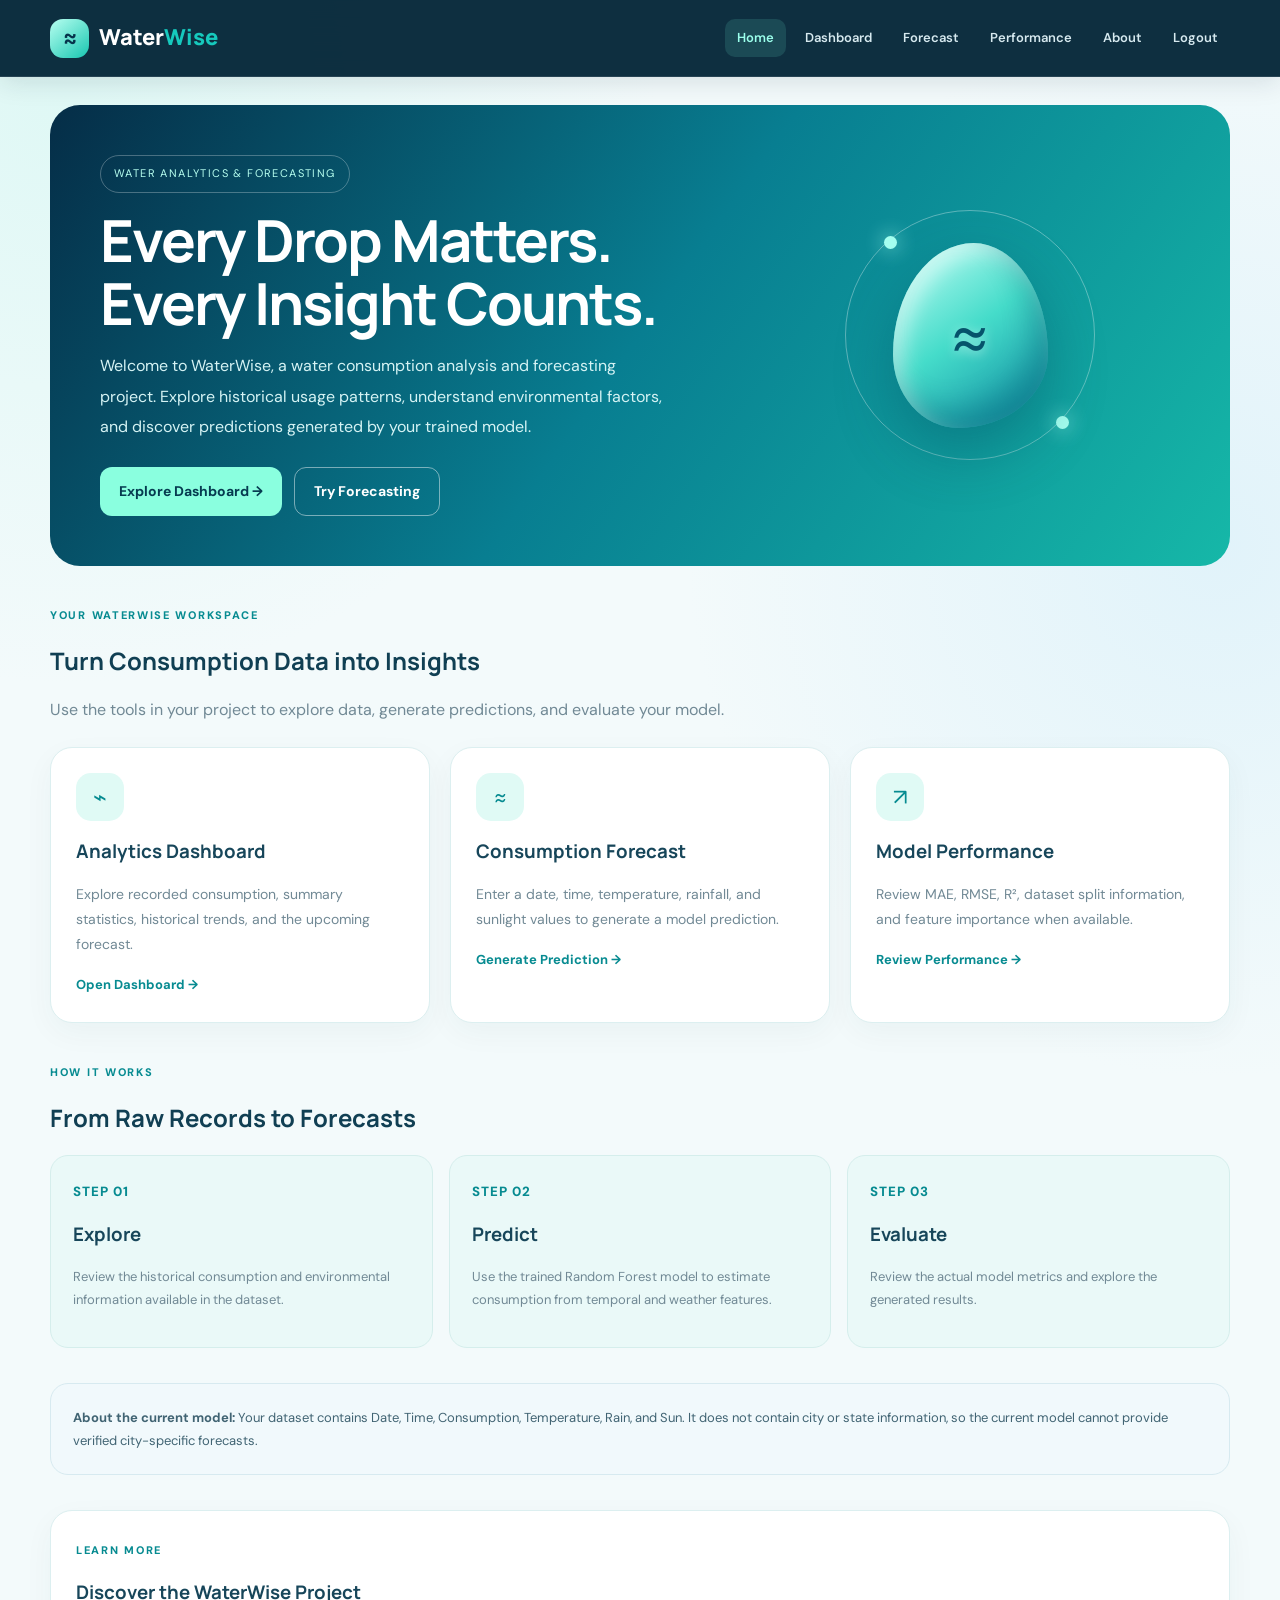
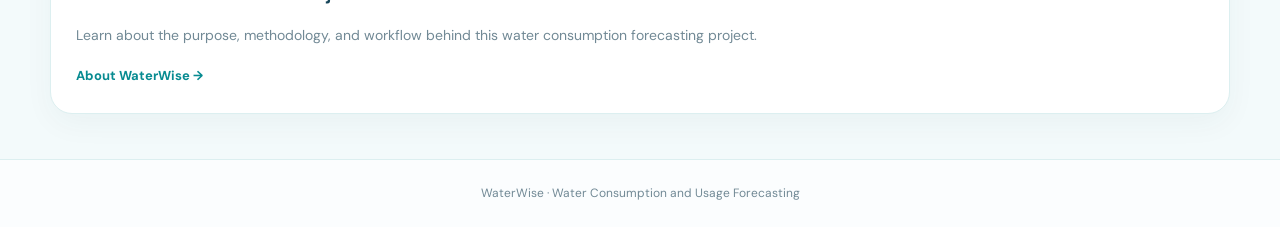
<file: templates/index.html>
<!DOCTYPE html>
<html lang="en">
<head>
    <meta charset="UTF-8">
    <meta name="viewport" content="width=device-width, initial-scale=1.0">
    <title>WaterWise | Home</title>
    <link rel="stylesheet" href="/static/css.css">

    <style>
        .home-hero {
            position: relative;
            overflow: hidden;
            display: grid;
            grid-template-columns: 1.2fr .8fr;
            gap: 30px;
            align-items: center;
            padding: 50px;
            margin: 28px 0;
            border-radius: 30px;
            color: white;
            background: linear-gradient(125deg, #052d47, #087e91, #16b8a8);
        }

        .home-hero h1 {
            margin: 15px 0;
            max-width: 650px;
            font-size: clamp(36px, 5vw, 58px);
            line-height: 1.1;
            letter-spacing: -2px;
        }

        .home-hero p {
            max-width: 570px;
            color: #d5f3f4;
            line-height: 1.9;
        }

        .hero-label {
            display: inline-block;
            padding: 9px 13px;
            border: 1px solid #ffffff45;
            border-radius: 30px;
            color: #b7fff0;
            font-size: 11px;
            letter-spacing: 1.4px;
        }

        .hero-actions {
            display: flex;
            flex-wrap: wrap;
            gap: 12px;
            margin-top: 25px;
        }

        .hero-actions a {
            text-decoration: none;
        }

        .hero-actions .secondary {
            color: white;
            background: transparent;
            border: 1px solid #ffffff75;
        }

        .water-art {
            position: relative;
            display: grid;
            place-items: center;
            min-height: 290px;
        }

        .water-orbit {
            position: absolute;
            width: 250px;
            height: 250px;
            border: 1px solid #ffffff55;
            border-radius: 50%;
            animation: rotate 18s linear infinite;
        }

        .water-orbit::before,
        .water-orbit::after {
            content: "";
            position: absolute;
            width: 13px;
            height: 13px;
            border-radius: 50%;
            background: #a5fff0;
            box-shadow: 0 0 20px #a5fff0;
        }

        .water-orbit::before {
            top: 25px;
            left: 38px;
        }

        .water-orbit::after {
            bottom: 30px;
            right: 25px;
        }

        .water-drop {
            display: grid;
            place-items: center;
            width: 155px;
            height: 185px;
            border-radius: 52% 48% 58% 42% / 60% 60% 40% 40%;
            transform: rotate(0deg);
            background: linear-gradient(145deg, #c5fff6, #45dcca 48%, #0a879f);
            box-shadow:
                inset -15px -18px 28px #00566b55,
                inset 10px 10px 20px #ffffff75,
                0 25px 60px #003c5550;
            animation: float 5s ease-in-out infinite;
        }

        .water-drop span {
            color: #06536b;
            font-size: 75px;
            font-weight: 300;
            text-shadow: 0 2px 12px #ffffff90;
        }

        .home-section {
            margin: 35px 0;
        }

        .home-section h2 {
            color: #103f53;
        }

        .home-section > p {
            color: #718995;
            line-height: 1.8;
        }

        .feature-grid {
            display: grid;
            grid-template-columns: repeat(3, minmax(0, 1fr));
            gap: 20px;
            margin-top: 22px;
        }

        .feature-card {
            padding: 25px;
            background: white;
            border: 1px solid #dceff0;
            border-radius: 22px;
            box-shadow: 0 10px 30px #073e4b0b;
            transition: transform .2s, box-shadow .2s;
        }

        .feature-card:hover {
            transform: translateY(-5px);
            box-shadow: 0 18px 38px #073e4b15;
        }

        .feature-icon {
            display: grid;
            place-items: center;
            width: 48px;
            height: 48px;
            margin-bottom: 17px;
            border-radius: 15px;
            background: #e0faf5;
            color: #078b91;
            font-size: 23px;
        }

        .feature-card h3 {
            color: #17465a;
        }

        .feature-card p {
            color: #718995;
            font-size: 14px;
            line-height: 1.8;
        }

        .feature-card a {
            color: #078b91;
            font-size: 13px;
            font-weight: 700;
            text-decoration: none;
        }

        .workflow {
            display: grid;
            grid-template-columns: repeat(3, minmax(0, 1fr));
            gap: 16px;
            margin: 22px 0 35px;
        }

        .workflow-step {
            padding: 22px;
            border-radius: 18px;
            background: #eaf9f8;
            border: 1px solid #d5eeec;
        }

        .workflow-step small {
            color: #078b91;
            font-weight: 800;
            letter-spacing: 1px;
        }

        .workflow-step h3 {
            color: #17465a;
        }

        .workflow-step p {
            color: #718995;
            font-size: 13px;
            line-height: 1.8;
        }

        .home-note {
            padding: 22px;
            margin: 25px 0;
            border: 1px solid #d7eaf0;
            border-radius: 18px;
            background: #f1f9fc;
            color: #416473;
            line-height: 1.8;
            font-size: 13px;
        }

        @keyframes float {
            0%, 100% { transform: translateY(0) rotate(0deg); }
            50% { transform: translateY(-13px) rotate(3deg); }
        }

        @keyframes rotate {
            to { transform: rotate(360deg); }
        }

        @media (max-width: 850px) {
            .home-hero {
                grid-template-columns: 1fr;
                padding: 32px;
            }

            .water-art { min-height: 250px; }

            .feature-grid,
            .workflow {
                grid-template-columns: 1fr;
            }
        }

        @media (prefers-reduced-motion: reduce) {
            *, *::before, *::after {
                animation-duration: .01ms !important;
                animation-iteration-count: 1 !important;
                transition-duration: .01ms !important;
            }
        }
    </style>
</head>

<body>
<nav class="navbar">
    <div class="container nav-inner">
        <a href="/" class="brand">
            <span class="brand-icon">≈</span>
            <span>Water<span style="color:#16c9bd">Wise</span></span>
        </a>

        <div class="nav-links">
            <a href="/" aria-current="page">Home</a>
            <a href="/dashboard">Dashboard</a>
            <a href="/predict">Forecast</a>
            <a href="/performance">Performance</a>
            <a href="/about">About</a>
            <a href="/logout">Logout</a>
        </div>
    </div>
</nav>

<main class="container">
    <section class="home-hero">
        <div>
            <span class="hero-label">WATER ANALYTICS & FORECASTING</span>

            <h1>Every Drop Matters. Every Insight Counts.</h1>

            <p>
                Welcome to WaterWise, a water consumption analysis and
                forecasting project. Explore historical usage patterns,
                understand environmental factors, and discover predictions
                generated by your trained model.
            </p>

            <div class="hero-actions">
                <a href="/dashboard" class="button"
                   style="background:#8affdf;color:#063b50;border:0">
                    Explore Dashboard →
                </a>

                <a href="/predict" class="button secondary">
                    Try Forecasting
                </a>
            </div>
        </div>

        <div class="water-art" aria-label="Decorative water drop illustration">
            <div class="water-orbit"></div>
            <div class="water-drop">
                <span>≈</span>
            </div>
        </div>
    </section>

    <section class="home-section">
        <span class="eyebrow">YOUR WATERWISE WORKSPACE</span>
        <h2>Turn Consumption Data into Insights</h2>
        <p>
            Use the tools in your project to explore data, generate
            predictions, and evaluate your model.
        </p>

        <div class="feature-grid">
            <article class="feature-card">
                <div class="feature-icon">⌁</div>
                <h3>Analytics Dashboard</h3>
                <p>
                    Explore recorded consumption, summary statistics,
                    historical trends, and the upcoming forecast.
                </p>
                <a href="/dashboard">Open Dashboard →</a>
            </article>

            <article class="feature-card">
                <div class="feature-icon">≈</div>
                <h3>Consumption Forecast</h3>
                <p>
                    Enter a date, time, temperature, rainfall, and sunlight
                    values to generate a model prediction.
                </p>
                <a href="/predict">Generate Prediction →</a>
            </article>

            <article class="feature-card">
                <div class="feature-icon">↗</div>
                <h3>Model Performance</h3>
                <p>
                    Review MAE, RMSE, R², dataset split information,
                    and feature importance when available.
                </p>
                <a href="/performance">Review Performance →</a>
            </article>
        </div>
    </section>

    <section class="home-section">
        <span class="eyebrow">HOW IT WORKS</span>
        <h2>From Raw Records to Forecasts</h2>

        <div class="workflow">
            <article class="workflow-step">
                <small>STEP 01</small>
                <h3>Explore</h3>
                <p>
                    Review the historical consumption and environmental
                    information available in the dataset.
                </p>
            </article>

            <article class="workflow-step">
                <small>STEP 02</small>
                <h3>Predict</h3>
                <p>
                    Use the trained Random Forest model to estimate
                    consumption from temporal and weather features.
                </p>
            </article>

            <article class="workflow-step">
                <small>STEP 03</small>
                <h3>Evaluate</h3>
                <p>
                    Review the actual model metrics and explore the
                    generated results.
                </p>
            </article>
        </div>
    </section>

    <div class="home-note">
        <strong>About the current model:</strong>
        Your dataset contains Date, Time, Consumption, Temperature,
        Rain, and Sun. It does not contain city or state information,
        so the current model cannot provide verified city-specific
        forecasts.
    </div>

    <section class="home-section">
        <div class="feature-card">
            <span class="eyebrow">LEARN MORE</span>
            <h3>Discover the WaterWise Project</h3>
            <p>
                Learn about the purpose, methodology, and workflow
                behind this water consumption forecasting project.
            </p>
            <a href="/about">About WaterWise →</a>
        </div>
    </section>
</main>

<footer class="footer">
    <div class="container">
        <p>WaterWise · Water Consumption and Usage Forecasting</p>
    </div>
</footer>
<script src="/static/script.js"></script>
</body>
</html>
</file>
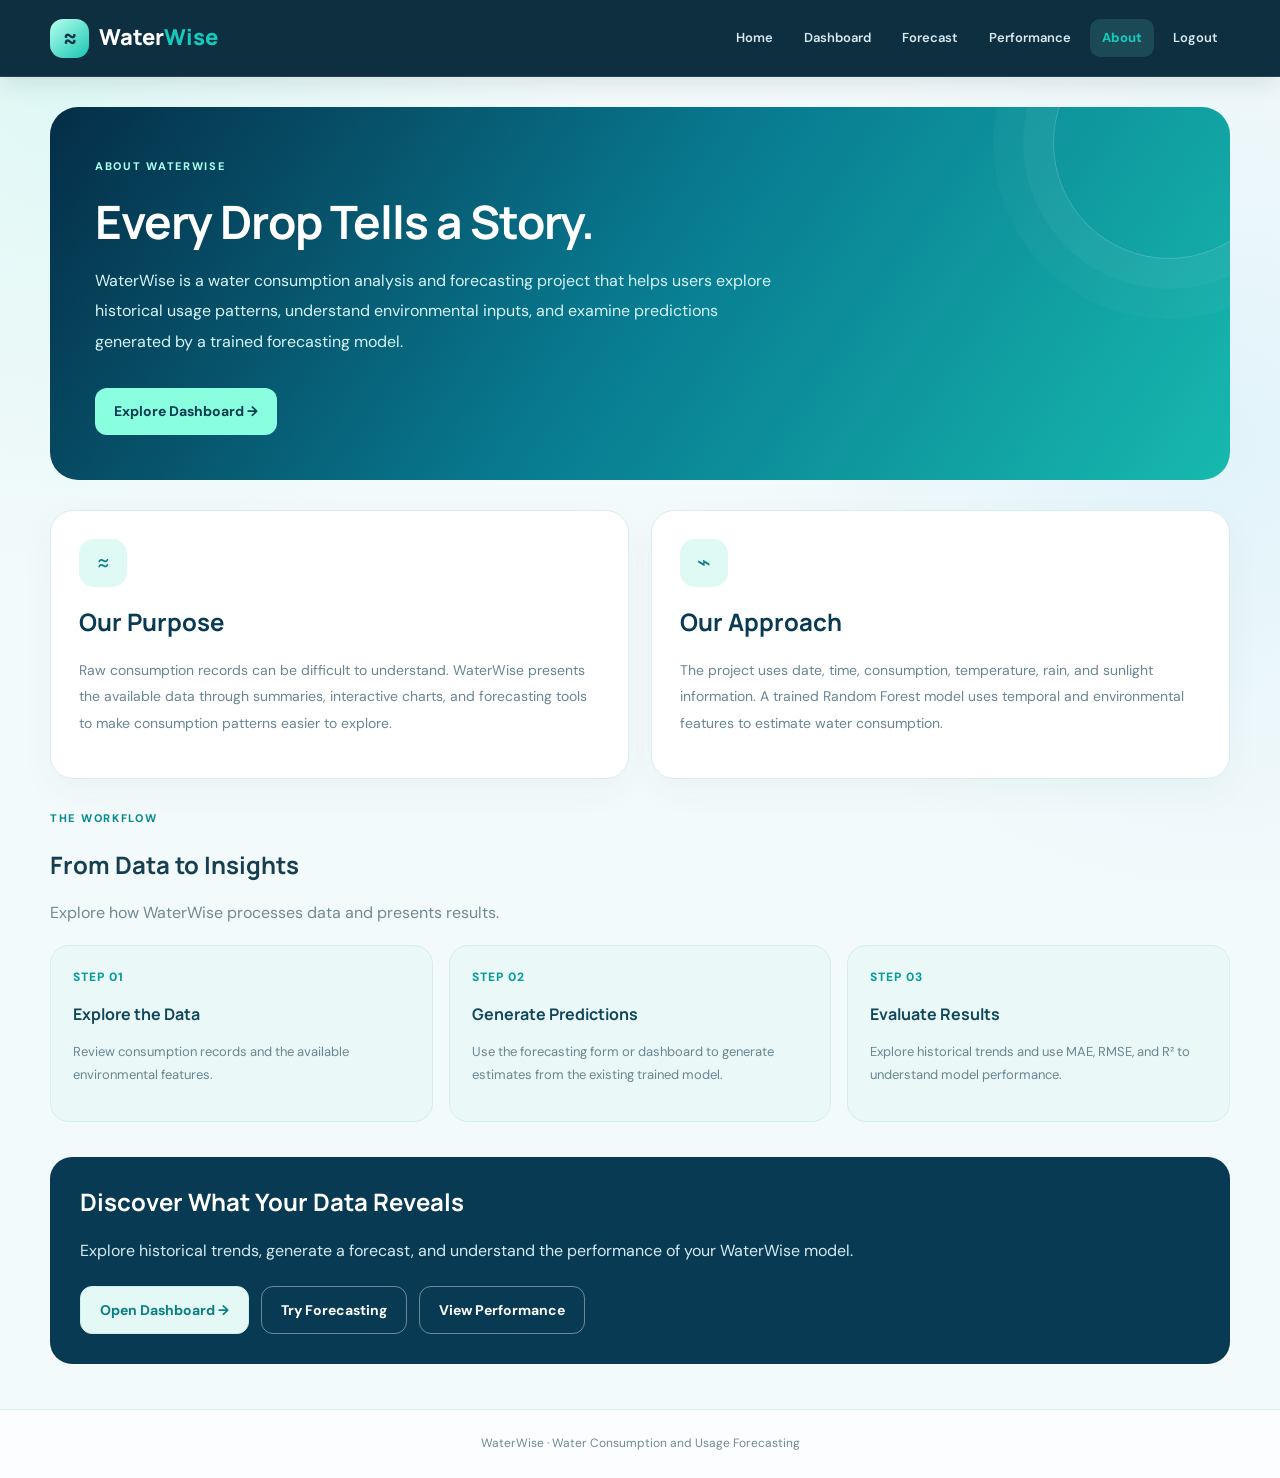
<file: templates/about.html>
<!DOCTYPE html>
<html lang="en">
<head>
    <meta charset="UTF-8">
    <meta name="viewport" content="width=device-width, initial-scale=1.0">
    <title>WaterWise | About WaterWise</title>
    <link rel="stylesheet" href="/static/css.css">

    <style>
        .about-hero {
            position: relative;
            overflow: hidden;
            margin: 30px 0;
            padding: 45px;
            border-radius: 28px;
            color: white;
            background: linear-gradient(125deg, #052d47, #087b91, #17b9ae);
        }

        .about-hero::after {
            content: "";
            position: absolute;
            width: 230px;
            height: 230px;
            border: 1px solid #ffffff35;
            border-radius: 50%;
            right: -55px;
            top: -80px;
            box-shadow: 0 0 0 30px #ffffff09, 0 0 0 60px #ffffff06;
            pointer-events: none;
        }

        .about-hero h1 {
            font-size: clamp(32px, 4vw, 46px);
            letter-spacing: -1px;
            margin: 15px 0;
        }

        .about-hero p {
            color: #d5f4f7;
            max-width: 680px;
            line-height: 1.9;
        }

        .about-grid {
            display: grid;
            grid-template-columns: repeat(2, minmax(0, 1fr));
            gap: 22px;
            margin-bottom: 25px;
        }

        .about-card {
            padding: 28px;
            background: white;
            border: 1px solid #d9edf0;
            border-radius: 23px;
            box-shadow: 0 12px 35px #0843550a;
        }

        .about-card h2 { color: #083b53; margin-top: 0; }

        .about-card p {
            color: #698692;
            line-height: 1.9;
            font-size: 14px;
        }

        .about-symbol {
            display: grid;
            place-items: center;
            width: 48px;
            height: 48px;
            border-radius: 15px;
            background: #dffaf5;
            color: #087e88;
            font-size: 23px;
            margin-bottom: 20px;
        }

        .steps {
            display: grid;
            grid-template-columns: repeat(3, minmax(0, 1fr));
            gap: 16px;
            margin: 20px 0 35px;
        }

        .step {
            padding: 22px;
            border-radius: 19px;
            background: #eaf9f8;
            border: 1px solid #d5eeec;
        }

        .step-number {
            color: #079b9b;
            font-size: 12px;
            font-weight: 800;
            letter-spacing: 1px;
        }

        .step h3 { color: #12465a; font-size: 16px; }

        .step p {
            color: #698692;
            font-size: 13px;
            line-height: 1.8;
        }

        .about-cta {
            margin-bottom: 35px;
            padding: 30px;
            border-radius: 22px;
            background: #083b53;
            color: white;
        }

        .about-cta h2 { margin-top: 0; }

        .about-cta p {
            color: #d5eaf0;
            line-height: 1.8;
        }

        .about-actions {
            display: flex;
            flex-wrap: wrap;
            gap: 12px;
            margin-top: 20px;
        }

        .about-actions a { text-decoration: none; }

        .about-actions .secondary {
            color: white;
            background: transparent;
            border: 1px solid #ffffff66;
        }

        .nav-links a[aria-current="page"] {
            color: #16c9bd;
            font-weight: 800;
        }

        @media (max-width: 750px) {
            .about-grid, .steps { grid-template-columns: 1fr; }
            .about-hero { padding: 28px; }
        }
    </style>
</head>

<body>
<nav class="navbar">
    <div class="container nav-inner">
        <a href="/" class="brand">
            <span class="brand-icon">≈</span>
            <span>Water<span style="color:#16c9bd">Wise</span></span>
        </a>

        <div class="nav-links">
            <a href="/">Home</a>
            <a href="/dashboard">Dashboard</a>
            <a href="/predict">Forecast</a>
            <a href="/performance">Performance</a>
            <a href="/about" aria-current="page">About</a>
            <a href="/logout">Logout</a>
        </div>
    </div>
</nav>

<main class="container">
    <section class="about-hero">
        <span class="eyebrow" style="color:#a8fff0">ABOUT WATERWISE</span>

        <h1>Every Drop Tells a Story.</h1>

        <p>
            WaterWise is a water consumption analysis and forecasting
            project that helps users explore historical usage patterns,
            understand environmental inputs, and examine predictions
            generated by a trained forecasting model.
        </p>

        <a href="/dashboard" class="button"
           style="background:#8affdf;color:#063b50;border:0;margin-top:15px">
            Explore Dashboard →
        </a>
    </section>

    <section class="about-grid">
        <article class="about-card">
            <div class="about-symbol">≈</div>
            <h2>Our Purpose</h2>
            <p>
                Raw consumption records can be difficult to understand.
                WaterWise presents the available data through summaries,
                interactive charts, and forecasting tools to make
                consumption patterns easier to explore.
            </p>
        </article>

        <article class="about-card">
            <div class="about-symbol">⌁</div>
            <h2>Our Approach</h2>
            <p>
                The project uses date, time, consumption, temperature,
                rain, and sunlight information. A trained Random Forest
                model uses temporal and environmental features to
                estimate water consumption.
            </p>
        </article>
    </section>

    <section>
        <div class="section-heading">
            <span class="eyebrow">THE WORKFLOW</span>
            <h2>From Data to Insights</h2>
            <p class="muted">
                Explore how WaterWise processes data and presents results.
            </p>
        </div>

        <div class="steps">
            <article class="step">
                <div class="step-number">STEP 01</div>
                <h3>Explore the Data</h3>
                <p>
                    Review consumption records and the available
                    environmental features.
                </p>
            </article>

            <article class="step">
                <div class="step-number">STEP 02</div>
                <h3>Generate Predictions</h3>
                <p>
                    Use the forecasting form or dashboard to generate
                    estimates from the existing trained model.
                </p>
            </article>

            <article class="step">
                <div class="step-number">STEP 03</div>
                <h3>Evaluate Results</h3>
                <p>
                    Explore historical trends and use MAE, RMSE, and
                    R² to understand model performance.
                </p>
            </article>
        </div>
    </section>

    <section class="about-cta">
        <h2>Discover What Your Data Reveals</h2>
        <p>
            Explore historical trends, generate a forecast, and understand
            the performance of your WaterWise model.
        </p>

        <div class="about-actions">
            <a href="/dashboard" class="button">
                Open Dashboard →
            </a>

            <a href="/predict" class="button secondary">
                Try Forecasting
            </a>

            <a href="/performance" class="button secondary">
                View Performance
            </a>
        </div>
    </section>
</main>

<footer class="footer">
    <div class="container">
        <p>WaterWise · Water Consumption and Usage Forecasting</p>
    </div>
</footer>
<script src="/static/script.js"></script>
</body>
</html>
</file>
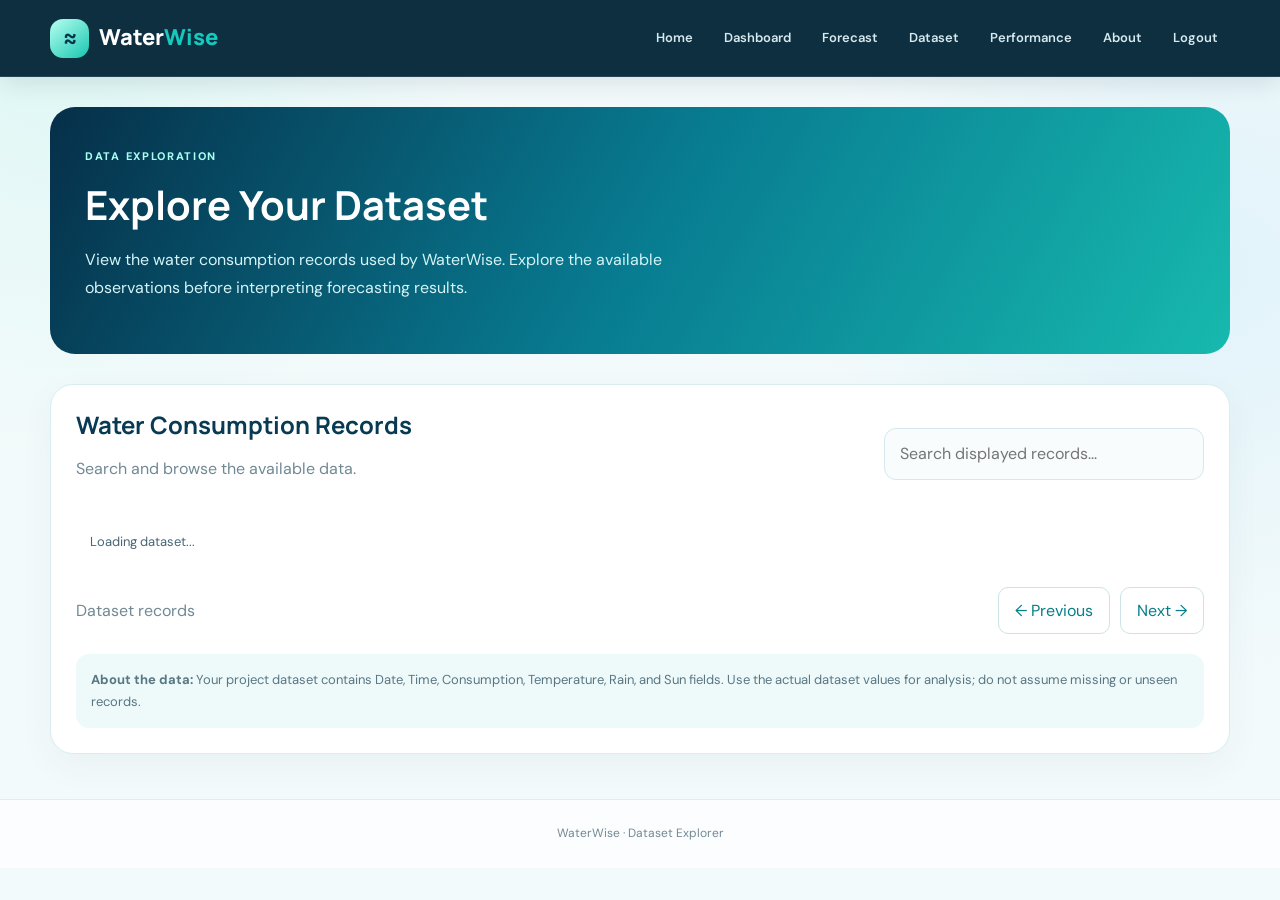
<file: templates/dataset.html>
<!DOCTYPE html>
<html lang="en">
<head>
    <meta charset="UTF-8">
    <meta name="viewport" content="width=device-width, initial-scale=1.0">
    <title>WaterWise | Dataset Explorer</title>
    <link rel="stylesheet" href="/static/css.css">
    <style>
        .page-hero { margin:30px 0;padding:35px;border-radius:25px;background:linear-gradient(120deg,#062f49,#087b91,#17b9ae);color:white; }
        .page-hero h1 { font-size:clamp(29px,4vw,40px);margin:12px 0; }
        .page-hero p { color:#d5f4f7;line-height:1.8;max-width:650px; }
        .dataset-panel { padding:25px;background:white;border:1px solid #d9edf0;border-radius:23px;margin-bottom:35px;box-shadow:0 12px 35px #0843550c; }
        .dataset-toolbar { display:flex;justify-content:space-between;align-items:center;gap:15px;flex-wrap:wrap;margin-bottom:20px; }
        .dataset-toolbar h2 { color:#083b53;margin:0; }
        #dataset-search { width:min(320px,100%);box-sizing:border-box;padding:12px 15px;border:1px solid #d6e8ed;border-radius:12px;background:#f8fcfd;font:inherit; }
        .table-wrap { width:100%;overflow-x:auto; }
        table { width:100%;border-collapse:collapse;white-space:nowrap; }
        th { padding:15px;background:#e8f8f7;color:#12556a;text-align:left;font-size:12px; }
        td { padding:14px;border-bottom:1px solid #e7f0f2;color:#466675;font-size:13px; }
        tbody tr:hover { background:#f4fbfb; }
        .dataset-footer { display:flex;justify-content:space-between;align-items:center;gap:12px;flex-wrap:wrap;margin-top:20px; }
        .page-btn { border:1px solid #cce4e8;background:white;color:#087e88;padding:10px 16px;border-radius:10px;cursor:pointer; }
        .page-btn:hover { background:#e7faf6; }
        .page-btn:disabled { opacity:.4;cursor:not-allowed; }
        .dataset-note { padding:15px;border-radius:13px;background:#eef9fa;color:#587783;font-size:13px;line-height:1.7;margin-top:20px; }
        @media(max-width:650px) { .dataset-panel { padding:15px; } .page-hero { padding:24px; } }
    </style>
</head>
<body>
<nav class="navbar">
    <div class="container nav-inner">
        <a href="/" class="brand"><span class="brand-icon">≈</span><span>Water<span style="color:#16c9bd">Wise</span></span></a>
        <div class="nav-links">
            <a href="/">Home</a><a href="/dashboard">Dashboard</a><a href="/predict">Forecast</a>
            <a href="/dataset">Dataset</a><a href="/performance">Performance</a>
            <a href="/about">About</a><a href="/logout">Logout</a>
        </div>
    </div>
</nav>

<main class="container">
    <section class="page-hero">
        <span class="eyebrow" style="color:#a8fff0">DATA EXPLORATION</span>
        <h1>Explore Your Dataset</h1>
        <p>View the water consumption records used by WaterWise. Explore the available observations before interpreting forecasting results.</p>
    </section>

    <section class="dataset-panel">
        <div class="dataset-toolbar">
            <div>
                <h2>Water Consumption Records</h2>
                <p class="muted">Search and browse the available data.</p>
            </div>
            <input type="search" id="dataset-search" placeholder="Search displayed records..." aria-label="Search dataset">
        </div>

        <div class="table-wrap">
            <table>
                <thead><tr id="dataset-head"></tr></thead>
                <tbody id="dataset-body">
                    <tr><td>Loading dataset...</td></tr>
                </tbody>
            </table>
        </div>

        <div class="dataset-footer">
            <span id="dataset-page-info" class="muted">Dataset records</span>
            <div style="display:flex;gap:10px">
                <button type="button" class="page-btn" id="prev-page">← Previous</button>
                <button type="button" class="page-btn" id="next-page">Next →</button>
            </div>
        </div>

        <div class="dataset-note">
            <strong>About the data:</strong> Your project dataset contains Date, Time, Consumption, Temperature, Rain, and Sun fields. Use the actual dataset values for analysis; do not assume missing or unseen records.
        </div>
    </section>
</main>

<footer class="footer"><div class="container"><p>WaterWise · Dataset Explorer</p></div></footer>

<script src="/static/script.js"></script>
<script>
document.addEventListener("DOMContentLoaded", function() {
    const search = document.getElementById("dataset-search");
    const body = document.getElementById("dataset-body");
    const previous = document.getElementById("prev-page");
    const next = document.getElementById("next-page");

    if (search && body) {
        search.addEventListener("input", function() {
            const query = search.value.toLowerCase();
            Array.from(body.rows).forEach(function(row) {
                row.style.display = row.textContent.toLowerCase().includes(query) ? "" : "none";
            });
        });
    }

    // These controls are visual helpers. If script.js already implements
    // pagination, keep that existing implementation as the source of truth.
    if (previous) previous.addEventListener("click", function() {
        if (typeof window.waterWisePreviousPage === "function") window.waterWisePreviousPage();
    });
    if (next) next.addEventListener("click", function() {
        if (typeof window.waterWiseNextPage === "function") window.waterWiseNextPage();
    });
});
</script>
<script src="/static/script.js"></script>
</body>
</html>
</file>
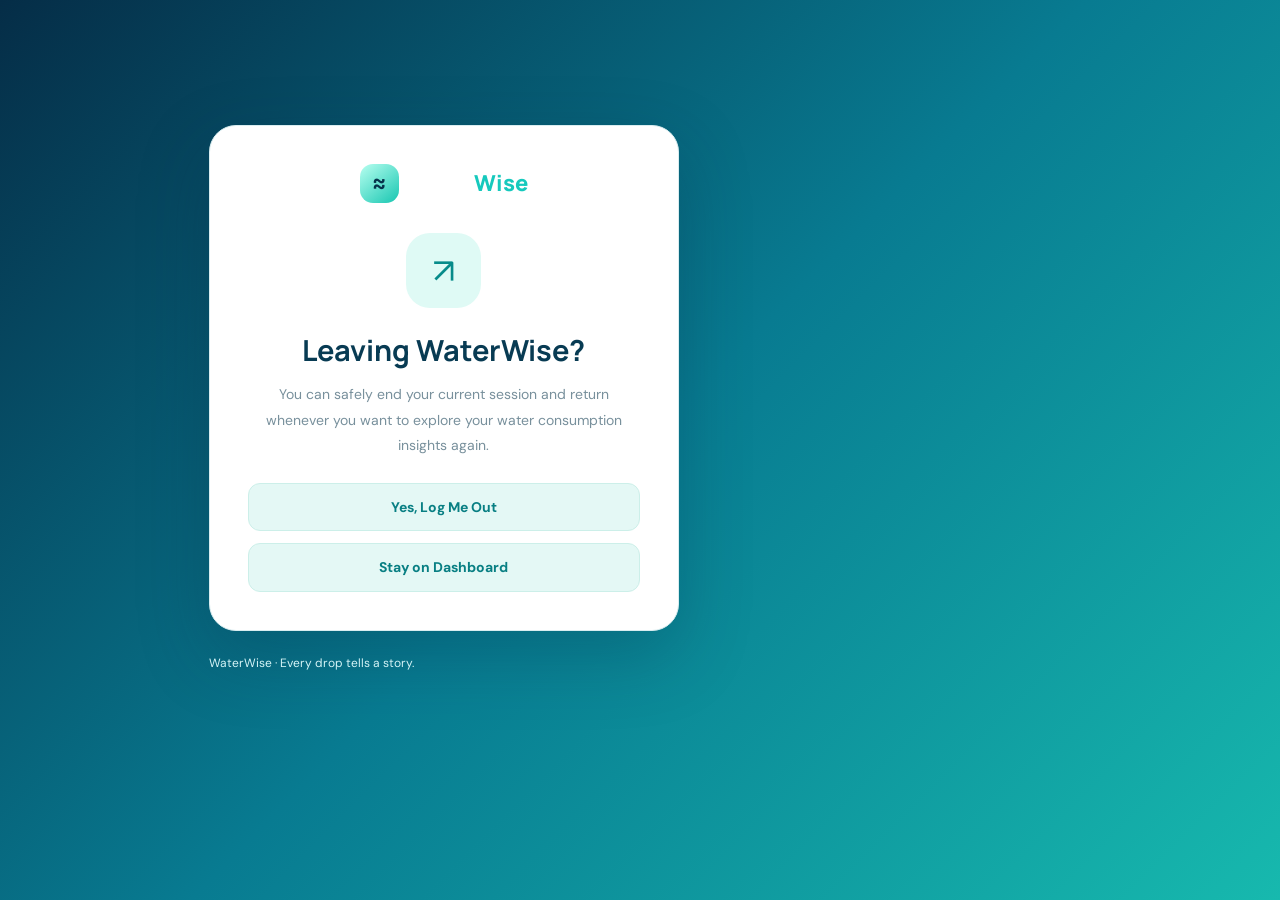
<file: templates/logout.html>
<!DOCTYPE html>
<html lang="en">
<head>
    <meta charset="UTF-8">
    <meta name="viewport" content="width=device-width, initial-scale=1.0">
    <title>WaterWise | Logout</title>
    <link rel="stylesheet" href="/static/css.css">
    <style>
        body {
            min-height: 100vh;
            background: linear-gradient(135deg, #052d47, #087b91, #17b9ae);
        }

        .logout-wrap {
            min-height: 90vh;
            display: grid;
            place-items: center;
            padding: 25px 16px;
        }

        .logout-card {
            width: min(470px, 100%);
            box-sizing: border-box;
            padding: 38px;
            text-align: center;
            background: white;
            border: 1px solid #d9edf0;
            border-radius: 27px;
            box-shadow: 0 25px 70px #002b4240;
        }

        .logout-icon {
            display: grid;
            place-items: center;
            width: 75px;
            height: 75px;
            margin: 0 auto 23px;
            border-radius: 24px;
            background: #dffaf5;
            color: #078b8a;
            font-size: 35px;
        }

        .logout-card h1 {
            color: #083b53;
            font-size: 29px;
            margin-bottom: 12px;
        }

        .logout-card p {
            color: #78909c;
            line-height: 1.8;
            font-size: 14px;
        }

        .logout-actions {
            display: flex;
            flex-direction: column;
            gap: 12px;
            margin-top: 25px;
        }

        .logout-actions .button {
            width: 100%;
            box-sizing: border-box;
            text-decoration: none;
        }

        .logout-footer {
            color: #d5f4f7;
            font-size: 12px;
            margin-top: 23px;
        }

        @media (max-width: 500px) {
            .logout-card { padding: 26px 20px; }
        }
    </style>
</head>
<body>
<main class="logout-wrap">
    <div>
        <section class="logout-card">
            <a href="/" class="brand" style="justify-content:center;text-decoration:none">
                <span class="brand-icon">≈</span>
                <span>Water<span style="color:#16c9bd">Wise</span></span>
            </a>

            <div class="logout-icon" style="margin-top:30px">↗</div>

            <h1>Leaving WaterWise?</h1>

            <p>
                You can safely end your current session and return whenever
                you want to explore your water consumption insights again.
            </p>

            <div class="logout-actions">
                <form action="/logout" method="post">
                    <button type="submit" class="button"
                            style="width:100%;cursor:pointer">
                        Yes, Log Me Out
                    </button>
                </form>

                <a href="/dashboard" class="button button-outline">
                    Stay on Dashboard
                </a>
            </div>
        </section>

        <p class="logout-footer">WaterWise · Every drop tells a story.</p>
    </div>
</main>
<script src="/static/script.js"></script>
</body>
</html>
</file>
<file: static/css.css>
@import url('https://fonts.googleapis.com/css2?family=DM+Sans:wght@400;500;600;700&family=Manrope:wght@400;500;600;700;800&display=swap');

:root {
    --ocean: #06334b;
    --ocean-light: #104d63;
    --teal: #087f91;
    --aqua: #10b9a6;
    --mint: #b7fff0;
    --page: #f3fafb;
    --white: #ffffff;
    --text: #173f51;
    --muted: #718995;
    --border: #dceff0;
    --soft: #eaf9f8;
    --danger: #c0393b;
    --shadow: 0 12px 35px rgba(7, 62, 75, 0.08);
    --radius: 20px;
}

* {
    box-sizing: border-box;
}

html {
    scroll-behavior: smooth;
}

body {
    margin: 0;
    min-height: 100vh;
    font-family: 'DM Sans', Arial, sans-serif;
    background:
        radial-gradient(circle at 5% 5%, #dff8f5 0, transparent 28%),
        radial-gradient(circle at 95% 30%, #e1f3fa 0, transparent 30%),
        var(--page);
    color: var(--text);
    line-height: 1.6;
}

h1, h2, h3, h4 {
    font-family: 'Manrope', Arial, sans-serif;
    line-height: 1.25;
}

a {
    color: var(--teal);
}

button,
input,
select,
textarea {
    font: inherit;
}

button,
a {
    -webkit-tap-highlight-color: transparent;
}

img {
    max-width: 100%;
}

/* ---------------- CONTAINERS ---------------- */

.container,
.page-container,
.dashboard-container {
    width: min(1180px, calc(100% - 40px));
    margin-right: auto;
    margin-left: auto;
}

.page-section {
    margin: 30px 0;
}

.page-heading {
    margin: 28px 0;
}

.page-heading h1 {
    margin-bottom: 8px;
    color: var(--ocean);
    font-size: clamp(28px, 4vw, 42px);
}

.page-heading p {
    color: var(--muted);
}

/* ---------------- NAVIGATION ---------------- */

.navbar {
    position: sticky;
    top: 0;
    z-index: 1000;
    background: rgba(5, 39, 57, 0.96);
    border-bottom: 1px solid rgba(255, 255, 255, 0.1);
    box-shadow: 0 5px 25px rgba(0, 35, 50, 0.12);
    backdrop-filter: blur(16px);
}

.nav-inner {
    min-height: 76px;
    display: flex;
    align-items: center;
    justify-content: space-between;
    gap: 22px;
}

.brand {
    display: inline-flex;
    align-items: center;
    gap: 10px;
    color: white;
    font-family: 'Manrope', sans-serif;
    font-size: 22px;
    font-weight: 800;
    text-decoration: none;
    white-space: nowrap;
}

.brand-icon,
.logo {
    display: inline-grid;
    place-items: center;
    width: 39px;
    height: 39px;
    border-radius: 13px;
    color: var(--ocean);
    background: linear-gradient(140deg, #b7fff0, #18c6b1);
    font-size: 25px;
    font-weight: 800;
}

.brand-mark {
    color: var(--mint);
}

.brand-name {
    color: white;
}

.nav-links,
.site-nav,
.nav-menu {
    display: flex;
    align-items: center;
    flex-wrap: wrap;
    gap: 7px;
}

.nav-links a,
.site-nav a,
.nav-menu a {
    display: inline-block;
    padding: 9px 12px;
    border-radius: 10px;
    color: #d6e9ef;
    font-size: 13px;
    font-weight: 600;
    text-decoration: none;
    transition: background .2s, color .2s;
}

.nav-links a:hover,
.site-nav a:hover,
.nav-menu a:hover,
.nav-links a.active,
.nav-links a[aria-current="page"] {
    background: rgba(116, 255, 224, 0.13);
    color: #9bffeb;
}

/* ---------------- BUTTONS ---------------- */

.btn-primary,
.btn-secondary,
.btn-outline,
.btn-danger,
.button,
button.btn-primary,
button.btn-secondary {
    display: inline-flex;
    align-items: center;
    justify-content: center;
    gap: 8px;
    padding: 12px 19px;
    border: 1px solid transparent;
    border-radius: 12px;
    font-weight: 700;
    font-size: 14px;
    text-align: center;
    text-decoration: none;
    cursor: pointer;
    transition: transform .2s, box-shadow .2s, background .2s;
}

.btn-primary,
button.btn-primary {
    background: linear-gradient(110deg, var(--teal), var(--aqua));
    color: white;
    box-shadow: 0 7px 18px rgba(8, 127, 145, 0.15);
}

.btn-secondary,
.button {
    background: #e4f8f5;
    color: #087f83;
    border-color: #ccefe9;
}

.btn-outline {
    background: transparent;
    border-color: #b9dadd;
    color: var(--teal);
}

.btn-danger {
    background: #fff0ef;
    color: var(--danger);
    border-color: #f4d4d1;
}

.btn-primary:hover,
.btn-secondary:hover,
.btn-outline:hover,
.btn-danger:hover,
.button:hover {
    transform: translateY(-2px);
    box-shadow: 0 8px 22px rgba(7, 62, 75, 0.12);
}

button:disabled {
    opacity: .6;
    cursor: not-allowed;
    transform: none;
}

/* ---------------- EYEBROWS & TEXT ---------------- */

.eyebrow {
    display: inline-block;
    color: #078b91;
    font-size: 11px;
    font-weight: 800;
    letter-spacing: 1.7px;
    text-transform: uppercase;
}

.muted,
.text-muted {
    color: var(--muted);
}

.small-text {
    font-size: 12px;
    color: var(--muted);
}

/* ---------------- CARDS ---------------- */

.card,
.panel,
.stat-card,
.chart-card,
.content-card,
.form-card {
    border: 1px solid var(--border);
    border-radius: var(--radius);
    background: var(--white);
    box-shadow: var(--shadow);
}

.card,
.panel,
.content-card,
.form-card {
    padding: 25px;
}

.card h2,
.panel h2,
.content-card h2,
.form-card h2 {
    margin-top: 0;
    color: var(--ocean);
}

.card-grid,
.stats-grid,
.metrics-grid {
    display: grid;
    grid-template-columns: repeat(3, minmax(0, 1fr));
    gap: 18px;
}

.stat-card {
    padding: 23px;
    position: relative;
    overflow: hidden;
}

.stat-card::after {
    content: "";
    position: absolute;
    right: -25px;
    bottom: -35px;
    width: 95px;
    height: 95px;
    border-radius: 50%;
    background: #dff8f4;
    opacity: .65;
}

.stat-card h3 {
    margin: 0;
    color: var(--muted);
    font-size: 12px;
    letter-spacing: .7px;
    text-transform: uppercase;
}

.stat-card .value,
.stat-value {
    position: relative;
    z-index: 1;
    margin: 12px 0 0;
    color: var(--teal);
    font-family: 'Manrope', sans-serif;
    font-size: clamp(25px, 3vw, 34px);
    font-weight: 800;
    overflow-wrap: anywhere;
}

.stat-card p {
    position: relative;
    z-index: 1;
    margin-bottom: 0;
    color: var(--muted);
    font-size: 12px;
}

/* ---------------- DASHBOARD & CHARTS ---------------- */

.charts-grid,
.dashboard-grid {
    display: grid;
    grid-template-columns: repeat(2, minmax(0, 1fr));
    gap: 22px;
    margin: 25px 0;
}

.chart-card {
    min-width: 0;
    padding: 23px;
}

.chart-card h2,
.chart-card h3 {
    color: var(--ocean);
}

.chart-area {
    width: 100%;
    min-height: 300px;
}

#consumption-chart,
#forecast-chart,
#importance-chart {
    width: 100%;
    min-height: 280px;
}

.section-title {
    margin: 30px 0 16px;
    color: var(--ocean);
}

/* ---------------- FORMS ---------------- */

.form-card {
    width: 100%;
    max-width: 680px;
    margin: 28px auto;
}

.form-group,
.form-field {
    display: flex;
    flex-direction: column;
    gap: 8px;
    margin-bottom: 18px;
}

.form-group label,
.form-field label,
label {
    color: #31596a;
    font-size: 13px;
    font-weight: 700;
}

input,
select,
textarea {
    width: 100%;
    min-height: 45px;
    padding: 11px 13px;
    border: 1px solid #d5e6e9;
    border-radius: 11px;
    outline: none;
    background: #fbffff;
    color: var(--text);
    transition: border .2s, box-shadow .2s;
}

input:focus,
select:focus,
textarea:focus {
    border-color: var(--aqua);
    box-shadow: 0 0 0 3px rgba(16, 185, 166, .12);
}

input[type="checkbox"],
input[type="radio"] {
    width: auto;
    min-height: auto;
}

textarea {
    min-height: 110px;
    resize: vertical;
}

.form-help,
.form-group small {
    color: var(--muted);
    font-size: 11px;
}

/* ---------------- TABLES ---------------- */

.table-container {
    width: 100%;
    overflow-x: auto;
    border: 1px solid var(--border);
    border-radius: 16px;
    background: white;
}

table {
    width: 100%;
    border-collapse: collapse;
    text-align: left;
}

thead {
    background: #eaf9f8;
}

th,
td {
    padding: 14px 16px;
    border-bottom: 1px solid #e7f0f2;
    font-size: 13px;
    white-space: nowrap;
}

th {
    color: #176273;
    font-weight: 800;
}

td {
    color: #496875;
}

tbody tr:hover {
    background: #f7fcfc;
}

tbody tr:last-child td {
    border-bottom: none;
}

/* ---------------- ALERTS & RESULTS ---------------- */

.alert,
.message {
    padding: 14px 17px;
    margin: 15px 0;
    border-radius: 12px;
    font-size: 13px;
    line-height: 1.7;
}

.alert-success,
.success {
    background: #e9faf1;
    border: 1px solid #c9eedb;
    color: #176c48;
}

.alert-error,
.error {
    background: #fff0ef;
    border: 1px solid #f4d4d1;
    color: #a52d2d;
}

.alert-info,
.info {
    background: #eef8fc;
    border: 1px solid #d5eaf1;
    color: #315d70;
}

.prediction-result,
.result-card {
    padding: 22px;
    margin-top: 20px;
    border: 1px solid #bfece1;
    border-radius: 17px;
    background: linear-gradient(135deg, #e9fcf5, #eefbff);
}

.prediction-result h2,
.result-card h2 {
    color: #087f79;
}

.prediction-value {
    color: #087f79;
    font-family: 'Manrope', sans-serif;
    font-size: 35px;
    font-weight: 800;
}

/* ---------------- BACKGROUND EFFECTS ---------------- */

.aqua-scene {
    position: relative;
    overflow: hidden;
    isolation: isolate;
}

.aqua-scene::before,
.aqua-scene::after {
    content: "";
    position: absolute;
    z-index: -1;
    width: 280px;
    height: 280px;
    border-radius: 50%;
    filter: blur(3px);
    pointer-events: none;
}

.aqua-scene::before {
    top: -100px;
    right: -80px;
    background: radial-gradient(circle, #b3f7ed, transparent 70%);
}

.aqua-scene::after {
    bottom: -120px;
    left: -90px;
    background: radial-gradient(circle, #b8e9f5, transparent 70%);
}

.bubble-field {
    position: absolute;
    inset: 0;
    overflow: hidden;
    pointer-events: none;
}

.bubble {
    position: absolute;
    bottom: -80px;
    width: 24px;
    height: 24px;
    border: 1px solid rgba(255, 255, 255, .6);
    border-radius: 50%;
    background: rgba(150, 255, 239, .12);
    animation: bubble-rise 12s linear infinite;
}

.bubble:nth-child(1) {
    left: 10%;
    animation-delay: 0s;
}

.bubble:nth-child(2) {
    left: 30%;
    width: 15px;
    height: 15px;
    animation-delay: 3s;
}

.bubble:nth-child(3) {
    left: 65%;
    width: 30px;
    height: 30px;
    animation-delay: 5s;
}

.bubble:nth-child(4) {
    left: 85%;
    width: 18px;
    height: 18px;
    animation-delay: 7s;
}

@keyframes bubble-rise {
    0% {
        transform: translateY(0) scale(.8);
        opacity: 0;
    }
    15% {
        opacity: .7;
    }
    85% {
        opacity: .5;
    }
    100% {
        transform: translateY(-110vh) scale(1.2);
        opacity: 0;
    }
}

/* ---------------- WATER SPHERE ---------------- */

.water-sphere {
    display: grid;
    place-items: center;
    width: 170px;
    height: 170px;
    border-radius: 50%;
    background: linear-gradient(145deg, #d0fff8, #4cdccf 50%, #07849c);
    box-shadow:
        inset -15px -18px 25px rgba(0, 65, 85, .3),
        inset 10px 10px 20px rgba(255, 255, 255, .7),
        0 25px 60px rgba(0, 70, 90, .2);
    animation: sphere-float 5s ease-in-out infinite;
}

.water-sphere span {
    color: #07516a;
    font-size: 65px;
}

@keyframes sphere-float {
    0%, 100% {
        transform: translateY(0);
    }
    50% {
        transform: translateY(-12px);
    }
}

/* ---------------- FOOTER ---------------- */

.footer {
    margin-top: 45px;
    padding: 24px 0;
    border-top: 1px solid var(--border);
    background: rgba(255, 255, 255, .7);
    color: var(--muted);
    text-align: center;
    font-size: 12px;
}

.footer p {
    margin: 0;
}

/* ---------------- LOGIN & SIGNUP ---------------- */

.auth-page {
    display: grid;
    place-items: center;
    min-height: 100vh;
    padding: 25px;
    background:
        radial-gradient(circle at 15% 15%, #c9fff4, transparent 32%),
        radial-gradient(circle at 90% 80%, #cceefa, transparent 32%),
        linear-gradient(135deg, #effcfa, #e9f4fa);
}

.auth-card {
    width: 100%;
    max-width: 460px;
    padding: 35px;
    border: 1px solid rgba(255, 255, 255, .9);
    border-radius: 25px;
    background: rgba(255, 255, 255, .92);
    box-shadow: 0 25px 75px rgba(7, 62, 75, .12);
    backdrop-filter: blur(15px);
}

.auth-card h1 {
    color: var(--ocean);
}

.auth-card p {
    color: var(--muted);
}

.auth-brand {
    display: flex;
    align-items: center;
    gap: 10px;
    margin-bottom: 25px;
    color: var(--ocean);
    font-family: 'Manrope', sans-serif;
    font-size: 24px;
    font-weight: 800;
}

.auth-links {
    margin-top: 20px;
    text-align: center;
    font-size: 13px;
}

.auth-links a {
    font-weight: 700;
    text-decoration: none;
}

/* ---------------- RESPONSIVE DESIGN ---------------- */

@media (max-width: 1000px) {
    .nav-inner {
        padding: 12px 0;
        align-items: flex-start;
        flex-direction: column;
    }

    .nav-links,
    .site-nav,
    .nav-menu {
        width: 100%;
    }

    .nav-links a,
    .site-nav a,
    .nav-menu a {
        padding: 8px 10px;
    }
}

@media (max-width: 800px) {
    .container,
    .page-container,
    .dashboard-container {
        width: min(100% - 28px, 1180px);
    }

    .card-grid,
    .stats-grid,
    .metrics-grid,
    .charts-grid,
    .dashboard-grid {
        grid-template-columns: 1fr;
    }

    .card,
    .panel,
    .content-card,
    .form-card {
        padding: 20px;
    }
}

@media (max-width: 480px) {
    .brand {
        font-size: 20px;
    }

    .nav-links {
        gap: 3px;
    }

    .nav-links a {
        font-size: 12px;
        padding: 7px 8px;
    }

    .auth-card {
        padding: 25px 20px;
    }

    .btn-primary,
    .btn-secondary,
    .btn-outline,
    .btn-danger,
    .button {
        max-width: 100%;
    }
}

@media (prefers-reduced-motion: reduce) {
    *,
    *::before,
    *::after {
        scroll-behavior: auto !important;
        animation-duration: .01ms !important;
        animation-iteration-count: 1 !important;
        transition-duration: .01ms !important;
    }
}
</file>
